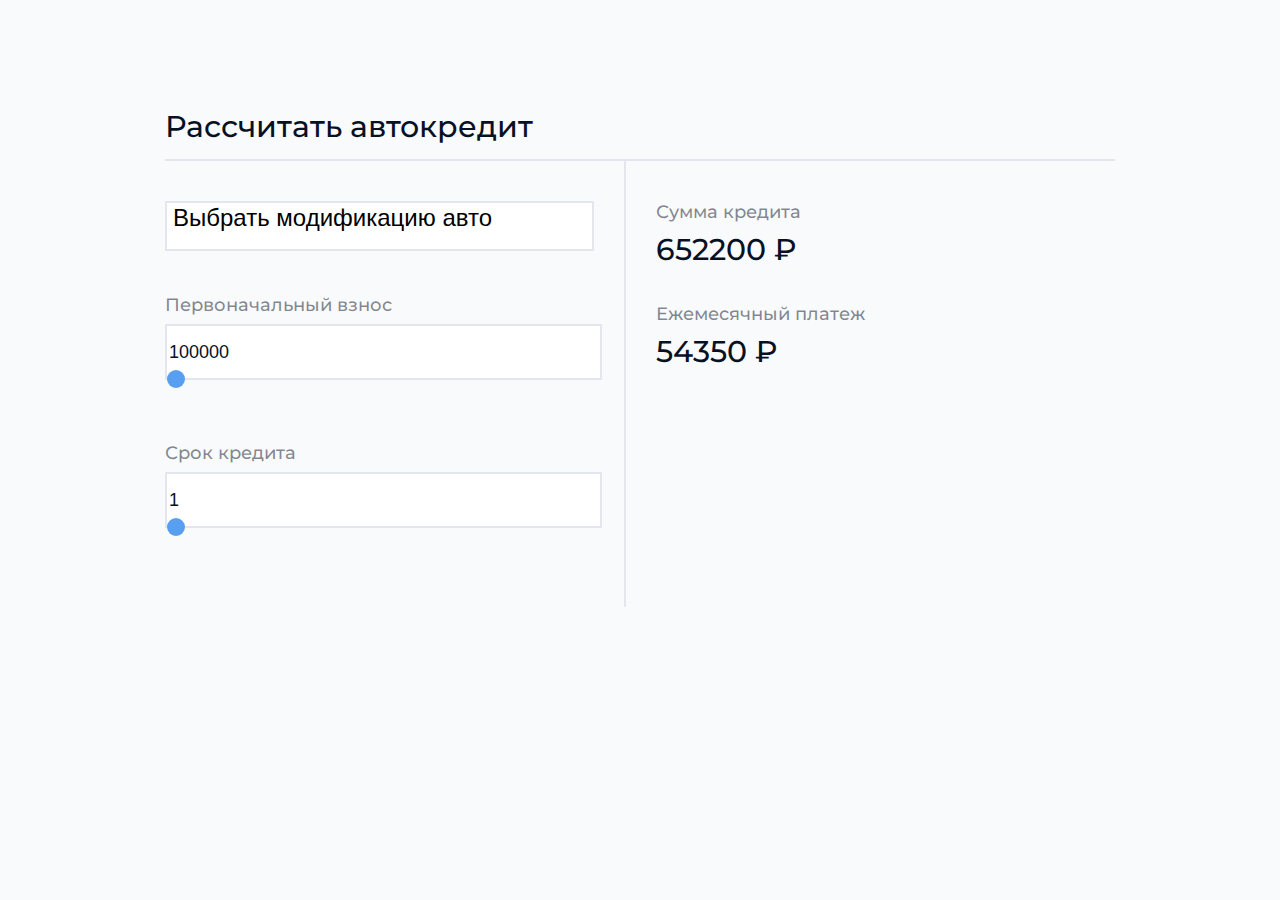
<file: auto_calculator/index.html>
<!DOCTYPE html>
<html lang="en">

<head>
  <meta charset="UTF-8">
  <meta name="viewport" content="width=device-width, initial-scale=1.0">
  <meta http-equiv="X-UA-Compatible" content="ie=edge">
  <link href="https://fonts.googleapis.com/css?family=Montserrat:400,500,600,700&display=swap" rel="stylesheet">
  <link rel="stylesheet" href="./css/style.css">
  <title>Calculator</title>
</head>

<body>
  
  <div id="wrapper-modal">
    
    <div id="overlay"></div>
    <div id="modal-window">
      <h2>Выберете конфигурацию вашего автомобиля:</h2>
      <p>Цвет:</p>
      <div class="color-config-wrapper">
        <div class="color-config-wrapper-left">
          <img class="car active" src="images/car-blue.png" alt="" data-color="blue">
          <img class="car" src="images/car-brown.png" alt="" data-color="brown">
          <img class="car" src="images/car-orange.png" alt="" data-color="orange">
          <img class="car" src="images/car-pink.png" alt="" data-color="pink">
          <img class="car" src="images/car-red.png" alt="" data-color="red">
        </div>
        <div class="color-config-wrapper-right color-dots">
          <div class="dot blue active" onclick="activeColor('blue')">
            <span class="content">Голубой</span>
          </div>
          <div class="dot brown" onclick="activeColor('brown')">
            <span class="content">Коричневый</span>
          </div>
          <div class="dot orange" onclick="activeColor('orange')">
            <span class="content">Оранжевый</span>
          </div>
          <div class="dot pink" onclick="activeColor('pink')">
            <span class="content">Розовый</span>
          </div>
          <div class="dot red" onclick="activeColor('red')">
            <span class="content">Красный</span>
          </div>
        </div>
      </div>
      <p>Двигатель:</p>
      <select name="engine" id="engine">
        <option value="0">1.6</option>
        <option value="20000">2.0</option>
        <option value="40000">2.4</option>
      </select>
      <p>Комплектация:</p>
      <select name="complectation" id="complectation">
        <option value="0">Базовая</option>
        <option value="15000">Средняя</option>
        <option value="30000">Расширенная</option>
      </select>
      <p class="">Стоимость машины без допов: <span id="priceOfAuto"></span> ₽</p>
      <p class="">Дополнительная сумма: <span id="additionalAmount"></span> ₽</p>
      <div class="buttons-wrapper">
        <button id="saveConfiguration">СОХРАНИТЬ</button>
        <button id="cancelConfiguration">ОТМЕНИТЬ</button>
      </div>
    </div>
  </div>

  <div class="flex-wrapper">
    <div class="calculator-content">
      <div class="calculator-content-title">
        <h1>Рассчитать автокредит</h1>
      </div>
      <div class="calculator-content-body">
        <div class="calculator-content-body-left">
          <div class="calculator-content-body-left-inputs">
            <div class="input-wrapper">
              <button id="open-configure">
                <div class="text">Выбрать модификацию авто</div>
              </button>
            </div>
            <div class="input-wrapper">
              <div class="title">Первоначальный взнос</div>
              <div class="input">
                <input type="number" id="an-initial-fee" value="0" class="input-text">
              </div>
              <div class="input">
                <input type="range" min="100000" max="10000000" id="an-initial-fee-range" value="0" class="input-range">
              </div>
            </div>
            <div class="input-wrapper">
              <div class="title">Срок кредита</div>
              <div class="input">
                <input type="number" id="credit-term" value="0" class="input-text">
              </div>
              <div class="input">
                <input type="range" min="1" max="20" id="credit-term-range" value="0" class="input-range">
              </div>
            </div>
          </div>
        </div>
        <div class="calculator-content-body-right">
          <div class="final-results-wrapper">
            <div class="final-result-item">
              <div class="title">Сумма кредита</div>
              <div class="value"><span id="amount-of-credit">0</span> ₽</div>
            </div>
            <div class="final-result-item">
              <div class="title">Ежемесячный платеж</div>
              <div class="value"><span id="monthly-payment">0</span> ₽</div>
            </div>
          </div>
        </div>
      </div>

    </div>
  </div>
  <script src="./js/main.js"></script>
</body>

</html>
</file>
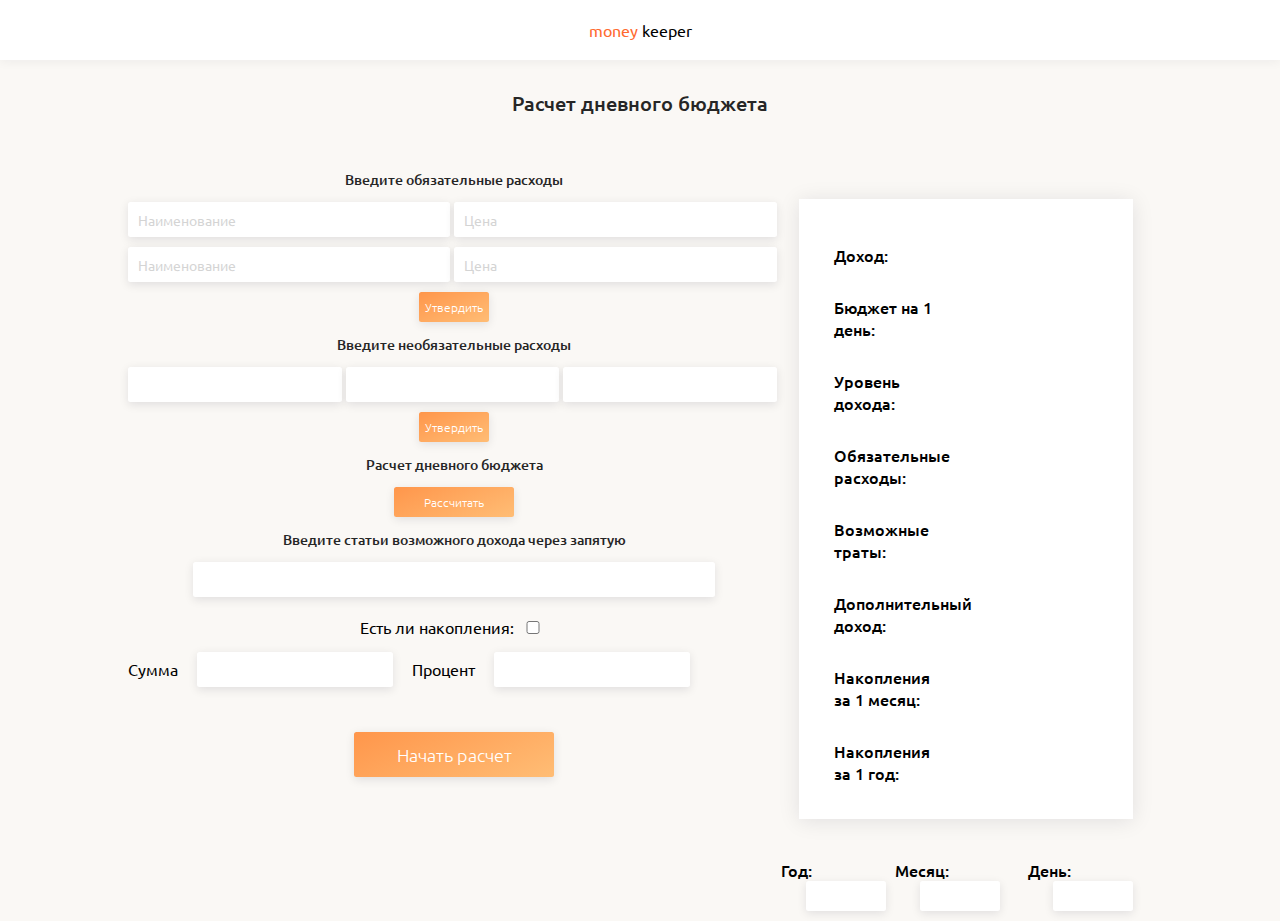
<file: budget_app/index.html>
<!DOCTYPE html>
<html lang="en">

<head>
	<meta charset="UTF-8">
	<link rel="shortcut icon" href="favicon.ico" type="image/x-icon">
	<meta name="viewport" content="width=device-width, initial-scale=1.0">
	<meta http-equiv="X-UA-Compatible" content="ie=edge">
	<title>Document</title>
	<link href="https://fonts.googleapis.com/css?family=Ubuntu:300,400,500,700&amp;subset=cyrillic" rel="stylesheet">
	<link rel="stylesheet" href="css/style.css">
</head>

<body>
	<div class="app">
		<div class="logo">
			<span>money</span>
			keeper
		</div>
		<div class="title">
			Расчет дневного бюджета
		</div>
		<div class="main">
			<div class="data">
				<div class="choose-expenses">Введите обязательные расходы</div>
				<input class="expenses-item" type="text" id="expenses_1" placeholder="Наименование">
				<input class="expenses-item" type="text" id="expenses_2" placeholder="Цена">
				<input class="expenses-item" type="text" id="expenses_3" placeholder="Наименование">
				<input class="expenses-item" type="text" id="expenses_4" placeholder="Цена">
				<button class="expenses-item-btn">Утвердить</button>

				<div class="optionalexpenses">Введите необязательные расходы</div>
				<input class="optionalexpenses-item" type="text" id="optionalexpenses_1">
				<input class="optionalexpenses-item" type="text" id="optionalexpenses_2">
				<input class="optionalexpenses-item" type="text" id="optionalexpenses_3">
				<button class="optionalexpenses-btn">Утвердить</button>

				<div class="count-budget">Расчет дневного бюджета</div>
				<button class="count-budget-btn">Рассчитать</button>

				<div class="choose-income-label">Введите статьи возможного дохода через запятую</div>
				<input class="choose-income" type="text" id="income">

				<div class="checksavings">Есть ли накопления:
					<input id="savings" type="checkbox">
				</div>
				<label for="sum">Сумма</label>
				<input class="choose-sum" id="sum" type="text">
				<label for="percent">Процент</label>
				<input class="choose-percent" id="percent" type="text">

				<div class="open">
					<button class="start" id="start">Начать расчет</button>
				</div>
			</div>
			<div class="result">
				<div class="result-table">
					<div class="budget">Доход: </div>
					<div class="budget-value"></div>

					<div class="daybudget">Бюджет на 1 день: </div>
					<div class="daybudget-value"></div>

					<div class="level">Уровень дохода: </div>
					<div class="level-value"></div>

					<div class="expenses">Обязательные расходы: </div>
					<div class="expenses-value"></div>

					<div class="optionalexpenses">Возможные траты: </div>
					<div class="optionalexpenses-value"></div>

					<div class="income">Дополнительный доход: </div>
					<div class="income-value"></div>

					<div class="monthsavings">Накопления за 1 месяц:</div>
					<div class="monthsavings-value"></div>

					<div class="yearsavings">Накопления за 1 год:</div>
					<div class="yearsavings-value"></div>
				</div>

				<div class="time-data">
					<div class="year">
						Год:
						<input class="year-value" type="text" readonly>
					</div>
					<div class="month">
						Месяц:
						<input class="month-value" type="text" readonly>
					</div>
					<div class="day">
						День:
						<input class="day-value" type="text" readonly>
					</div>
				</div>
			</div>
		</div>
	</div>
	<script src="js/main.js"></script>
</body>

</html>
</file>
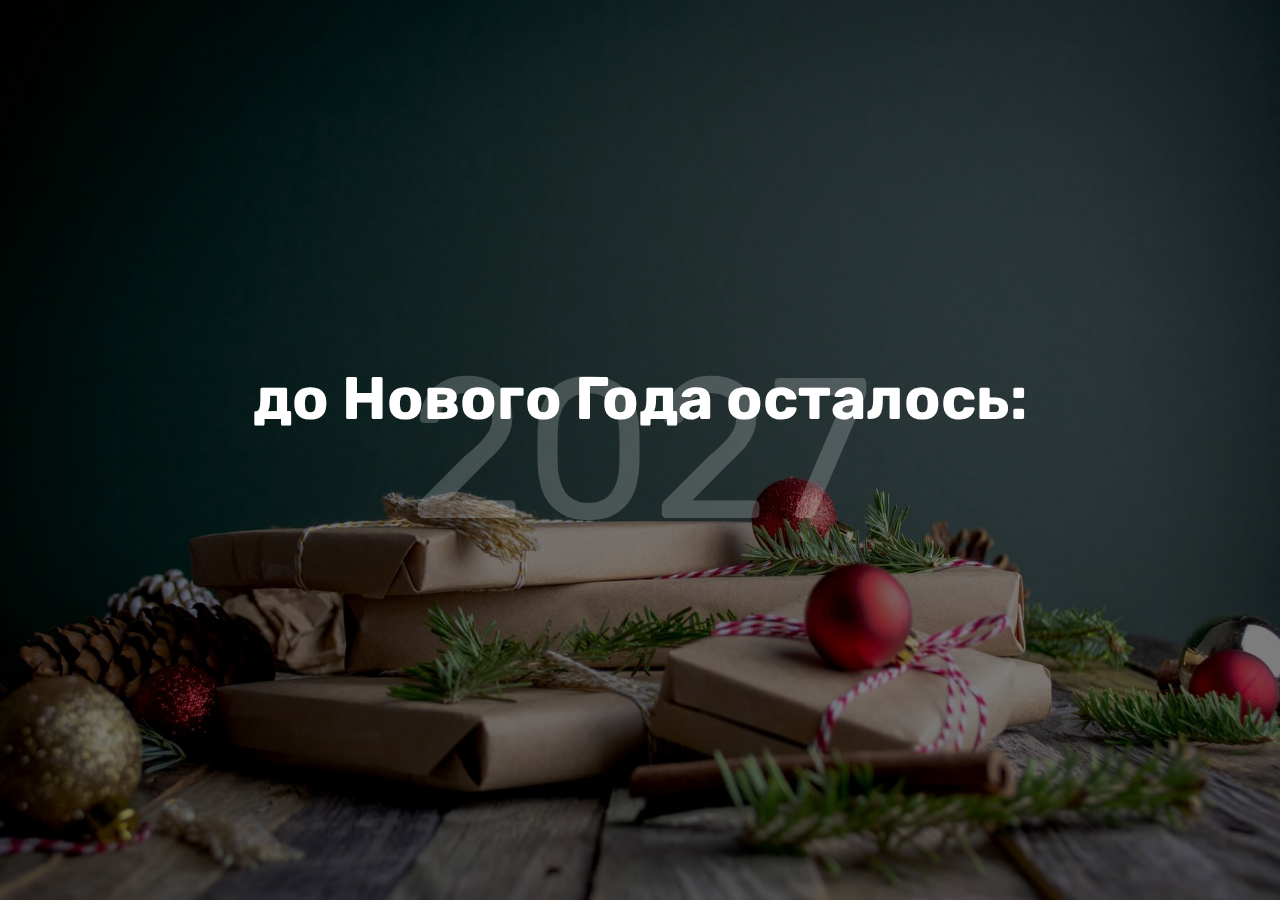
<file: counter_Current_date/index.html>
<!DOCTYPE html>
<html lang="en">

<head>
	<meta charset="UTF-8">
	<meta name="viewport" content="width=device-width, initial-scale=1.0">
	<link rel="shortcut icon" href="#" type="image/x-icon">
	<title>Обратный отсчет</title>
	<link rel="stylesheet" href="./css/main.css">
	<link href="https://fonts.googleapis.com/css2?family=Rubik:wght@400;700&display=swap" rel="stylesheet">
</head>

<body>

	<!-- countdown-wrapper -->
	<div class="countdown-wrapper">
		<h1 class="title">до Нового Года осталось:</h1>
		<div id="year" class="year"></div>
		<div class="countdown" id=countdown>
			<div class="time">
				<h2 id="days">00</h2>
				<small>дней</small>
			</div>
			<div class="time">
				<h2 id="hours">00</h2>
				<small>часов</small>
			</div>
			<div class="time">
				<h2 id="minutes">00</h2>
				<small>минут</small>
			</div>
			<div class="time">
				<h2 id="seconds">00</h2>
				<small>секунд</small>
			</div>
		</div>
		<div class="preloader" id="preloader">
			<div class="lds-facebook">
				<div></div>
				<div></div>
				<div></div>
			</div>
		</div>
	</div>
	<!-- // countdown-wrapper -->

	<script src="./js/main.js"></script>
</body>

</html>
</file>
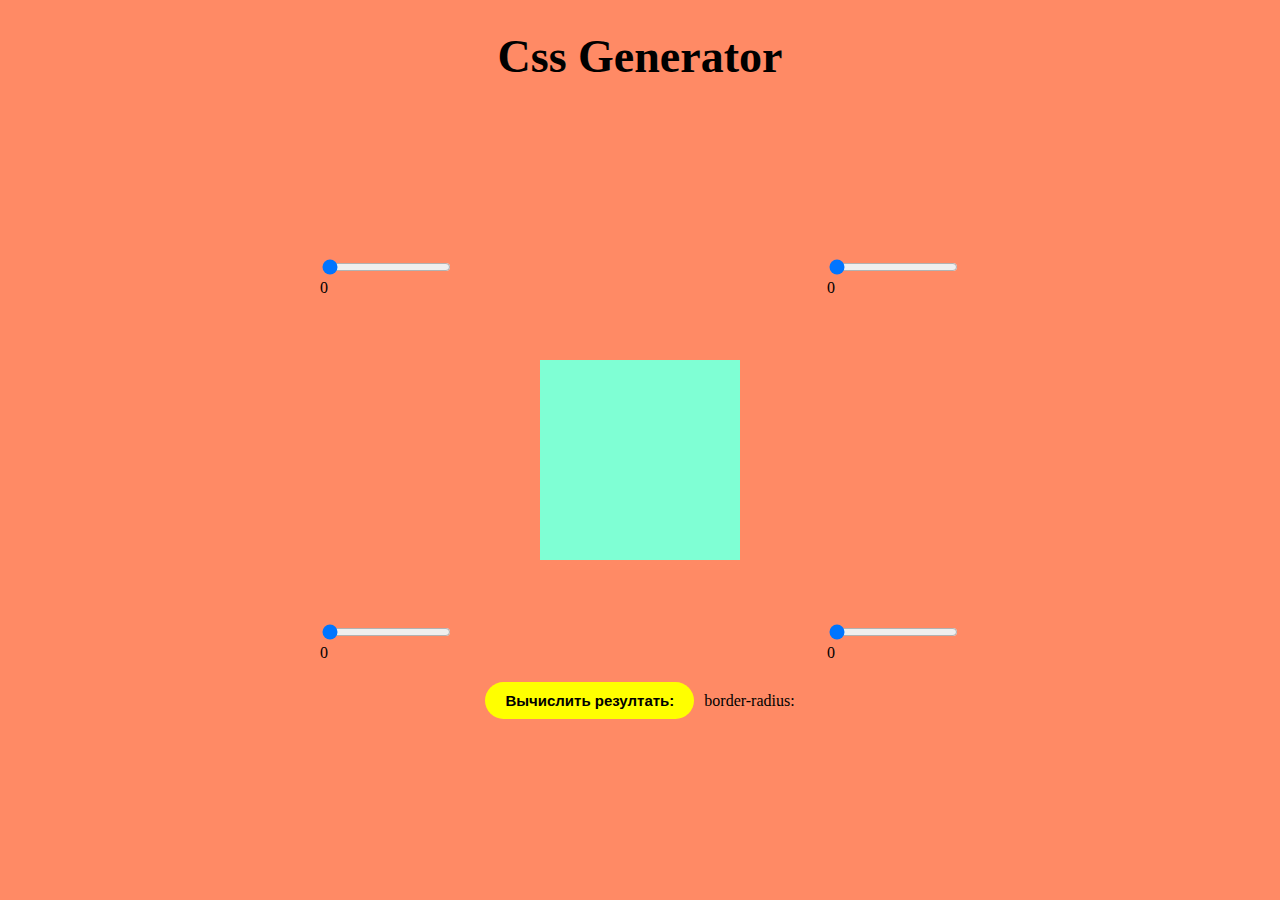
<file: css_generator/index.html>
<!DOCTYPE html>
<html lang="en">
<head>
    <meta charset="UTF-8">
    <meta name="viewport" content="width=device-width, initial-scale=1.0">
    <title>Css Generate</title>
    <link rel="stylesheet" href="css/main.css">
</head>
<body>

    <h1>Css Generator</h1>
    <div class="wrapper-flex">
        <div class="wrapper">
            <div class="wrapper-top">
                <div class="top-left-range">
                    <input class="input" type="range" id="tlr" min="0" max="100" value="0">
                    <div class="result" id="result-tlr">0</div>
                </div>
                <div class="top-right-range">
                    <input class="input" type="range" id="trr" min="0" max="100" value="0">
                    <div class="result" id="result-trr">0</div>
                </div>
            </div>
            <div class="wrapper-middle">
                <div id="cube">

                </div>
            </div>
            <div class="wrapper-bottom">
                <div class="bottom-left-range">
                    <input class="input" type="range" id="blr" min="0" max="100" value="0">
                    <div class="result" id="result-blr">0</div>
                </div>
                <div class="bottom-right-range">
                    <input class="input" type="range" id="brr" min="0" max="100" value="0">
                    <div class="result" id="result-brr">0</div>
                </div>
            </div>
        </div>
        <div class="total-rsult">
            <button id="btn">Вычислить резултать:</button>
            <span>border-radius: </span><span id="totalResult"></span>
        </div>
    </div>    

    <script src="js/main.js"></script>
</body>
</html>

<!-- JavaScript: Создаём свой CSS генератор -->
</file>
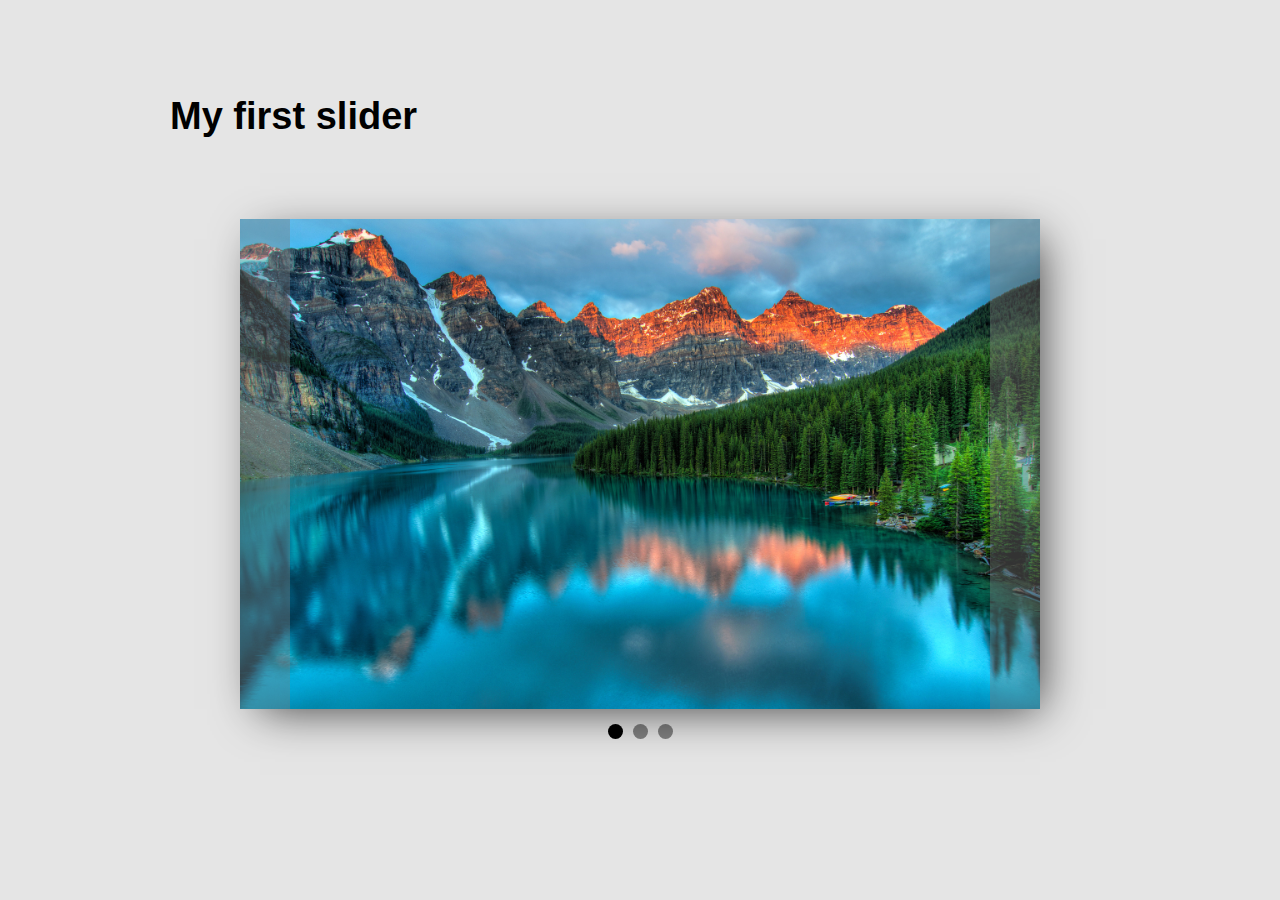
<file: slider/index.html>
<!DOCTYPE html>
<html lang="en">
<head>
    <meta charset="UTF-8">
    <meta name="viewport" content="width=device-width, initial-scale=1.0">
    <meta http-equiv="X-UA-Compatible" content="ie=edge">
    <title>SLider</title>
    <link rel="stylesheet" href="style.css">
</head>
<body>
    <h1>My first slider</h1>
    <div class="flex-wrapper">
        <div class="slider-wrapper">
            <div class="slide active">
                <img src="img_1.jpg" alt="">
            </div>
            <div class="slide">
                <img src="img_2.jpg" alt="">
            </div>
            <div class="slide">
                <img src="img_3.jpg" alt="">
            </div>
            <div id="btn-prev"></div>
            <div id="btn-next"></div>
        </div>
    </div>
    <div class="dots-wrapper">
        <span class="dot active"></span>
        <span class="dot"></span>
        <span class="dot"></span>
    </div>
    <script src="main.js"></script>
</body>
</html>
</file>
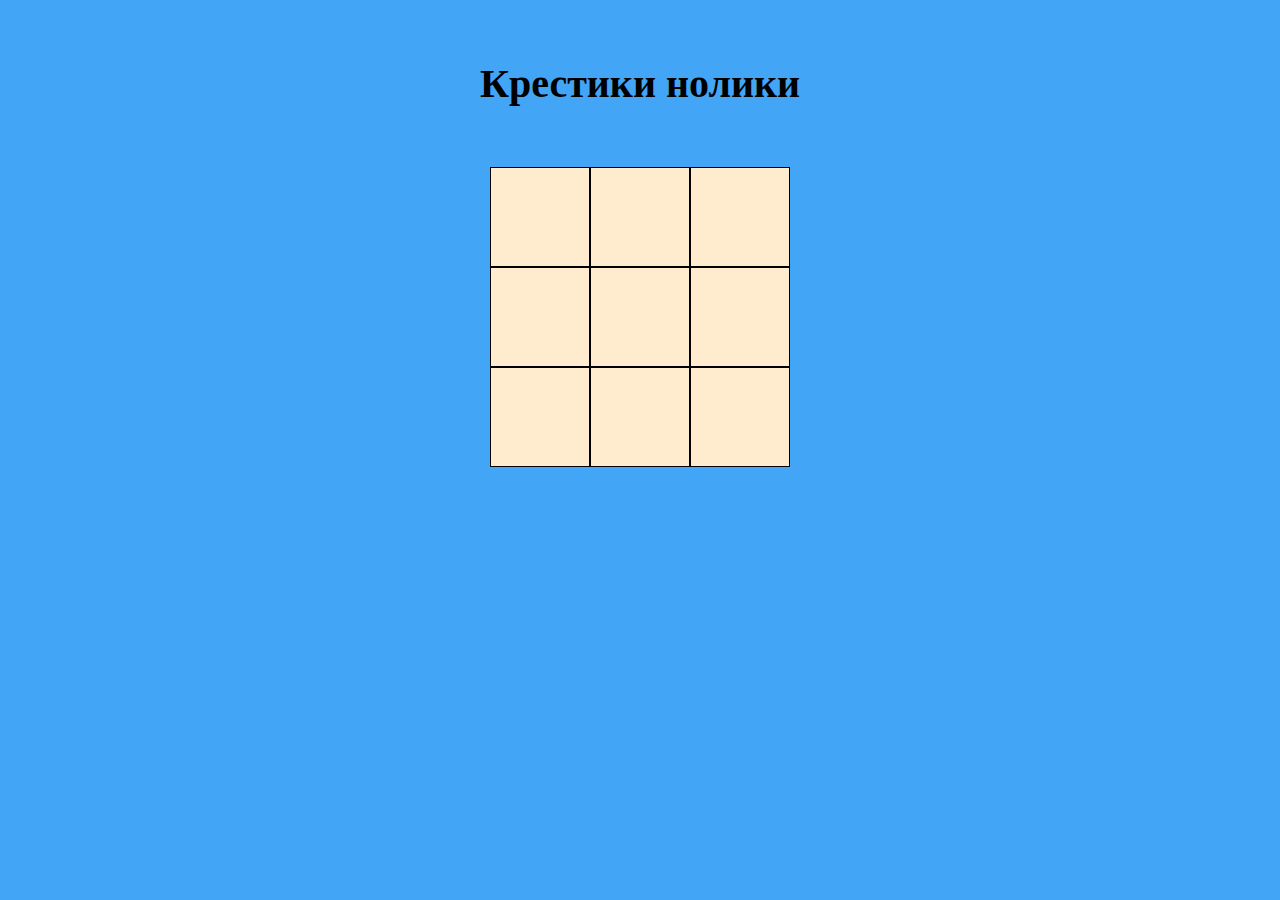
<file: tic_tac_game/index.html>
<!DOCTYPE html>
<html lang="ru">
<head>
    <meta charset="UTF-8">
    <meta name="viewport" content="width=device-width, initial-scale=1.0">
    <title>Game</title>
    <link rel="stylesheet" href="css/style.css">
</head>
<body>

    <h1>Крестики нолики</h1>
    <div class="area-wrapper">
        <div id="area">
            <div class="box"></div>
            <div class="box"></div>
            <div class="box"></div>
            <div class="box"></div>
            <div class="box"></div>
            <div class="box"></div>
            <div class="box"></div>
            <div class="box"></div>
            <div class="box"></div>
        </div>
    </div>

    <div id="modal-result-wrapper">
        <div id="overlay">
            <div id="modal-window">
                <div id="content">
                    Content
                </div>
                <div id="btn-close">Start New Game</div>
            </div>
        </div>
    </div>
    <script src="js/main.js"></script>
</body>
</html>
</file>
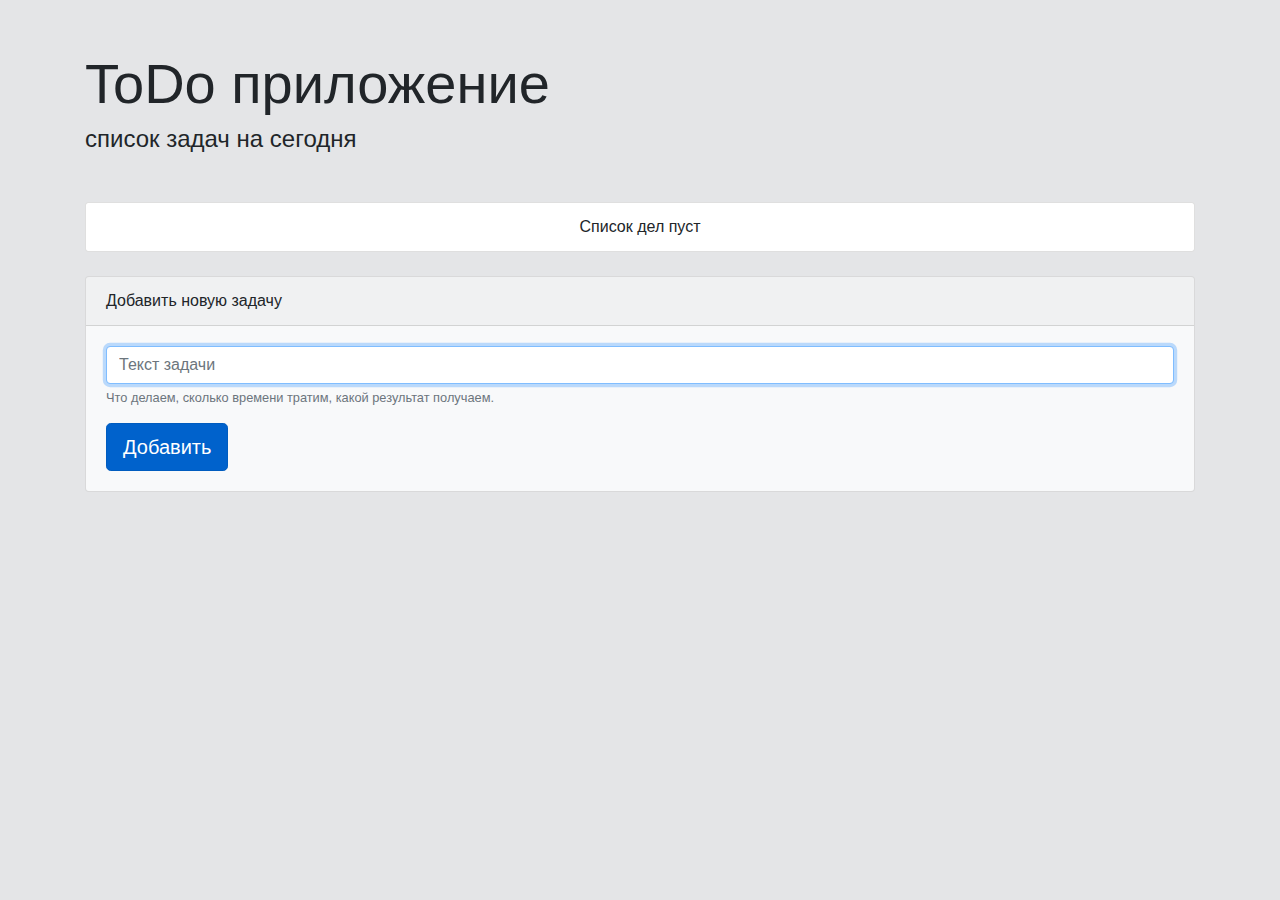
<file: Todo_app/index.html>
<!DOCTYPE html>
<html lang="ru">

<head>
	<meta charset="UTF-8" />
	<link rel="shortcut icon" href="#" type="image/x-icon">
	<meta name="viewport" content="width=device-width, initial-scale=1, shrink-to-fit=no" />
	<link rel="stylesheet" href="https://maxcdn.bootstrapcdn.com/bootstrap/4.0.0/css/bootstrap.min.css"
		integrity="sha384-Gn5384xqQ1aoWXA+058RXPxPg6fy4IWvTNh0E263XmFcJlSAwiGgFAW/dAiS6JXm" crossorigin="anonymous" />
	<link rel="stylesheet" href="css/main.css" />
	<title>ToDo приложение</title>
</head>

<body>
	<!-- container -->
	<div class="container">
		<!-- Заголовок -->
		<div class="display-4 mb-2">ToDo приложение</div>
		<div class="h4 mb-5">список задач на сегодня</div>

		<!-- Список задач -->
		<div class="card mb-4">
			<ul id="list-group" class="list-group list-group-flush">


				<li id="empty-list-item" class="list-group-item text-center">Список дел пуст</li>

				<!-- <li class="list-group-item d-flex justify-content-between">
						<span contenteditable="true" class="task-title">Купить молоко</span>
						<div>
							<button type="button"  class="btn btn-light align-self-end">Готово</button>
							<button type="button" data-action="delete-task" class="btn btn-light align-self-end">Удалить</button>
						</div>
					</li> -->

				<!-- 
					<li class="list-group-item d-flex justify-content-between">
						<span contenteditable="true" class="task-title task-title--done">Купить хлеб</span>
						<div>
							<button type="button" data-action="ready" class="btn btn-light align-self-end">Готово</button>
							<button type="button" data-action="delete-task" class="btn btn-light align-self-end">Удалить</button>
						</div>
					</li> -->
			</ul>
		</div>
		<!-- // Список задач -->

		<!-- Форма добавления новых задач -->
		<div class="card bg-light">
			<div class="card-header">Добавить новую задачу</div>
			<div class="card-body">
				<form id="newTaskForm">
					<div class="form-group">
						<input type="text" class="form-control" id="addNewTask" placeholder="Текст задачи" autofocus
							required />
						<small id="emailHelp" class="form-text text-muted">Что делаем, сколько времени тратим, какой
							результат получаем.</small>
					</div>
					<button type="submit" class="btn btn-primary btn-lg active">Добавить</button>
				</form>
			</div>
		</div>
		<!-- // Форма добавления новых задач -->
	</div>
	<!-- // container -->

	<script src="js/main.js"></script>
</body>

</html>
</file>
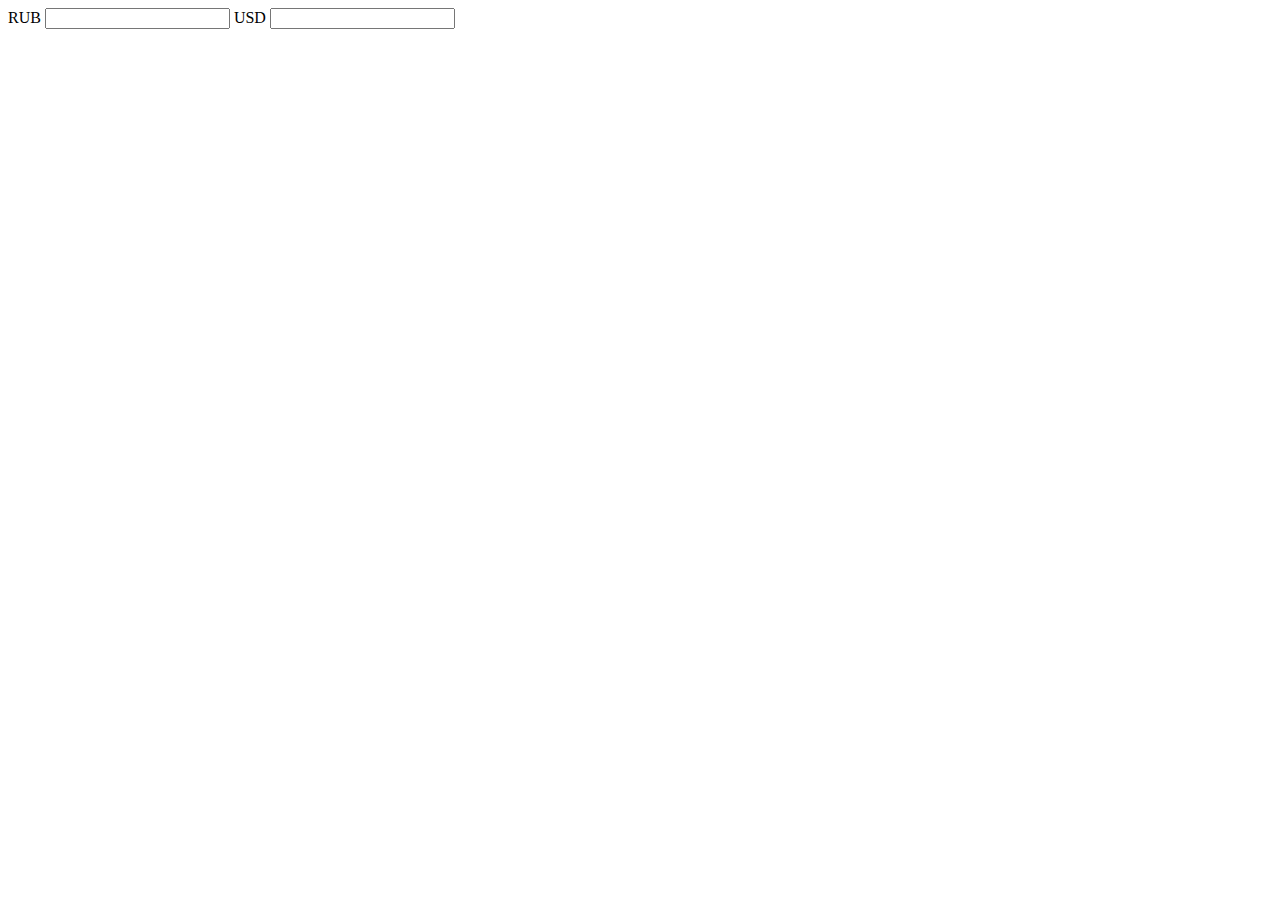
<file: jsES6(Ajax(Fetch))/ajax_system/index.html>
<!DOCTYPE html>
<html lang="ru">

<head>
	<meta charset="UTF-8">
	<meta name="viewport" content="width=device-width, initial-scale=1.0">
	<title>Ajax</title>
</head>

<body>
	<label for="rub">RUB</label>
	<input id="rub" type="text">
	<label for="usd">USD</label>
	<input id="usd" type="text">

	<script src="./js/script.js"></script>
</body>

</html>
</file>
<file: auto_calculator/css/style.css>
html, body {
    font-family: 'Montserrat', sans-serif;
    background-color: #F9FAFC;
}

h1, h2 {
    margin: 0;
    padding: 0;
    font-weight: 500;
    font-size: 30px;
    line-height: 37px;
    color: #071124;
}

h2 {
    font-size: 25px;
    line-height: 30px;
}

button {
    border: none;
    outline: none;
}

input[type='number'] {
    -moz-appearance:textfield;
}

input[type='range'] {
    width: 100%;
}

input[type=range] {
  -webkit-appearance: none; 
  width: 100%; 
}
 
input[type=range]::-webkit-slider-thumb {
  -webkit-appearance: none;
}
 
input[type=range]:focus {
  outline: none; 
}
 
input[type='range'] {
    width: 100%;
    -webkit-appearance: none;
    background-color: #F9FAFC;
}

input[type='range']::-webkit-slider-thumb {
    -webkit-appearance: none;
    cursor: ew-resize;
    width: 18px;
    height: 18px;
    border-radius: 50%;
    background: #599FF1;
    margin-top: -25px;
}


input::-webkit-outer-spin-button,
input::-webkit-inner-spin-button {
    -webkit-appearance: none;
}

.flex-wrapper {
    display: flex;
    justify-content: center;
    width: 100%;
}

.calculator-content {
    width: 100%;
    max-width: 950px;
    padding-top: 100px;
}

.calculator-content-title {
    padding-bottom: 14px;
    border-bottom: 2px solid #E4E6EE;
}

.calculator-content-body {
    display: flex;
}

.calculator-content-body-left,
.calculator-content-body-right {
    width: 50%;
    border-right: 2px solid #E4E6EE;
    padding-top: 40px;
}

.calculator-content-body-right {
    padding-right: 0;
    padding-left: 30px;
    border-right: none;
}

.calculator-content-body-left-inputs,
.calculator-content-body-left-btns {
    padding-right: 30px;
}

.calculator-content-body-left-inputs {
    margin-bottom: 60px;
}

.input-wrapper {
    margin-bottom: 43px;
}

.input-wrapper button {
    width: 100%;
    display: flex;
    justify-content: space-between;
    background: #FFFFFF;
    border: 2px solid #E4E6EE;
    height: 50px;
    margin-bottom: 20px;
    font-size: 24px;
    cursor: pointer
}

.input-wrapper button:hover {
    background-color: rgba(255, 255, 255, 0.157);
}

.input-wrapper:last-child {
    margin-bottom: 0;
}

.input-wrapper .title {
    font-weight: 500;
    font-size: 18px;
    line-height: 22px;
    color: rgba(7, 17, 36, 0.5);
    margin-bottom: 8px;
}

.input-wrapper input[type="number"] {
    width: 100%;
    background-color: #ffffff;
    border: 2px solid #E4E6EE;
    height: 50px;
    font-weight: 500;
    font-size: 18px;
    line-height: 22px;
    color: #071124;
}

.calculator-content-body-left-btns {
    padding-top: 40px;
}

.calculator-content-body-left-btns button {
    width: 100%;
    display: flex;
    justify-content: space-between;
    background: #FFFFFF;
    border: 2px solid #E4E6EE;
    height: 50px;
    margin-bottom: 20px;
}

.calculator-content-body-left-btns button .text,
.calculator-content-body-left-btns button .value {
    font-weight: 500;
    font-size: 18px;
    line-height: 22px;
    color: #071124;
}

.final-result-item {
    margin-bottom: 35px;
}


.final-result-item:last-child {
    margin-bottom: 0;
}

.final-result-item .title {
    font-weight: 500;
    font-size: 18px;
    line-height: 22px;
    color: rgba(7, 17, 36, 0.5);
    margin-bottom: 8px;
}

.final-result-item .value {
    font-weight: 500;
    font-size: 30px;
    line-height: 37px;
    color: #071124;
}

.bank.active {
    border-color: #599FF1;
}

#wrapper-modal {
    width: 100%;
    height: 100%;
    display: none;
}

#wrapper-modal.active {
    display: block;
}


#overlay {
    position: absolute;
    top: 0;
    left: 0;
    width: 100%;
    height: 100%;
    z-index: 1;
    background-color: gray;
    opacity: 0.5;
}

#modal-window {
    padding: 25px;
    position: absolute;
    top: 50%;
    left: 50%;
    transform: translate(-50%,-50%);
    width: auto;
    height: auto;
    z-index: 2;
    border: 1px solid black;
    background-color: #ffffff;
}


.color-config-wrapper {
    display: flex;
}

.color-dots {
    display: flex;
    width: 100%;
    justify-content: flex-start;
    align-items: center;
    padding-left: 20px;
}

.car {
    display: none;
    width: 240px;
    height: 100px;
    animation: color .3s ease-in-out;
}

.car.active {
    display: block;
}

.dot {
    width: 30px;
    height: 30px;
    border-radius: 50%;
    background-color: #0090ae;
    margin-right: 25px;
    cursor: pointer;
    position: relative;
    border: none;
}

.dot.active {
    border: 2px solid black;
}

.dot .content {
    position: absolute;
    bottom: -30px;
    left: 0;
    opacity: 0;
    transition: opacity .3s ease-in-out;
}

.dot:hover .content {
    opacity: 1; 
}

.dot.brown {
    background-color: #bd9267;
}

.dot.orange {
    background-color: #fcad18;
}

.dot.pink {
    background-color: #d51c8b;
}

.dot.red {
    background-color: #a5372a;
}

.buttons-wrapper {
    display: flex;
}

.buttons-wrapper button {
    border: 1px solid #E4E6EE;
    margin-right: 25px;
    height: 30px;
    width: 100px;
    display: flex;
    align-items: center;
    justify-content: center;
    cursor: pointer;
};

.buttons-wrapper button:hover {
    background-color: rgba(255, 255, 255, 0.1);
}

@keyframes color {
    from {
        opacity: 0.5;
    }
    to {
        opacity: 1;
    }
}
</file>
<file: budget_app/css/style.css>
*{box-sizing:border-box;margin:0;padding:0;font-family:Ubuntu;outline:0}a{text-decoration:none}a:visited{text-decoration:none}a:hover{text-decoration:none}a:focus{text-decoration:none}a:active{text-decoration:none}.app{background-color:#faf8f5;min-height:800px}.logo{width:100%;height:60px;line-height:60px;background-color:#fff;box-shadow:0 1.5px 10px 0 rgba(1,0,42,.05);text-align:center}.logo span{color:#ff6a30}.title{width:100%;margin-top:30px;font-weight:500;font-size:20px;color:#262626;text-align:center}.main{display:flex;margin:0 10%;padding-top:40px}.data .choose-expenses,.data .choose-income-label,.data .count-budget,.data .optionalexpenses{margin:13px 0;font-weight:500;font-size:14px;color:#262626;text-align:center}.data .choose-income,.data .choose-percent,.data .choose-sum,.data .expenses-item,.data .optionalexpenses-item{height:35px;width:calc((100%/2) - 4px);border-radius:2.5px;background-color:#fff;box-shadow:0 2.5px 10px 0 rgba(1,0,42,.1);border:none;padding-left:10px;margin-bottom:10px;font-size:14px;color:#a7a7a7}.data .choose-income::-webkit-input-placeholder,.data .choose-percent::-webkit-input-placeholder,.data .choose-sum::-webkit-input-placeholder,.data .expenses-item::-webkit-input-placeholder,.data .optionalexpenses-item::-webkit-input-placeholder{opacity:.3}.data .choose-income:-ms-input-placeholder,.data .choose-percent:-ms-input-placeholder,.data .choose-sum:-ms-input-placeholder,.data .expenses-item:-ms-input-placeholder,.data .optionalexpenses-item:-ms-input-placeholder{opacity:.3}.data .choose-income::-ms-input-placeholder,.data .choose-percent::-ms-input-placeholder,.data .choose-sum::-ms-input-placeholder,.data .expenses-item::-ms-input-placeholder,.data .optionalexpenses-item::-ms-input-placeholder{opacity:.3}.data .choose-income::placeholder,.data .choose-percent::placeholder,.data .choose-sum::placeholder,.data .expenses-item::placeholder,.data .optionalexpenses-item::placeholder{opacity:.3}.data .count-budget-btn,.data .expenses-item-btn,.data .optionalexpenses-btn{width:70px;height:30px;display:block;margin:0 auto;border:none;border-radius:2.5px;background-image:linear-gradient(336deg,#ffbd75,#ff964b),linear-gradient(#fff,#fff);box-shadow:0 2.5px 10px 0 rgba(1,0,42,.1);color:#fff;font-weight:100;font-size:12px;cursor:pointer}.data .optionalexpenses-item{width:calc((100%/3) - 4px)}.data .count-budget-btn{width:120px}.data .choose-income{display:block;width:80%;margin:0 auto}.data .checksavings{margin:0 auto;margin-top:20px;text-align:center}.data .checksavings input{width:30px}.data .choose-percent,.data .choose-sum{width:30%;margin:15px}.data .start{width:70px;height:30px;display:block;margin:0 auto;border:none;border-radius:2.5px;background-image:linear-gradient(336deg,#ffbd75,#ff964b),linear-gradient(#fff,#fff);box-shadow:0 2.5px 10px 0 rgba(1,0,42,.1);color:#fff;font-weight:100;font-size:12px;cursor:pointer;width:200px;height:45px;margin-top:30px;font-size:18px;font-weight:100}.result{width:50%}.result-table{display:flex;flex-wrap:wrap;justify-content:space-between;width:90%;min-height:400px;margin:0 auto;margin-top:42px;padding:25px;background-color:#fff;box-shadow:0 1.5px 20px 0 rgba(1,0,42,.1)}.result-table .budget,.result-table .budget-value,.result-table .daybudget,.result-table .daybudget-value,.result-table .expenses,.result-table .expenses-value,.result-table .income,.result-table .income-value,.result-table .level,.result-table .level-value,.result-table .monthsavings,.result-table .monthsavings-value,.result-table .optionalexpenses,.result-table .optionalexpenses-value,.result-table .yearsavings,.result-table .yearsavings-value{width:48%;margin-top:10px;min-height:40px;padding:10px;font-weight:500}.result-table .budget-value,.result-table .daybudget-value,.result-table .expenses-value,.result-table .income-value,.result-table .level-value,.result-table .monthsavings-value,.result-table .optionalexpenses-value,.result-table .yearsavings-value{color:#61a654;word-break:break-word}.result .time-data{width:100%;margin:0 auto;display:flex;justify-content:space-around;margin-top:40px}.result .time-data .day,.result .time-data .month,.result .time-data .year{font-size:16px;font-weight:500}.result .time-data .day-value,.result .time-data .month-value,.result .time-data .year-value{height:35px;width:calc((100%/2) - 4px);border-radius:2.5px;background-color:#fff;box-shadow:0 2.5px 10px 0 rgba(1,0,42,.1);border:none;padding-left:10px;margin-bottom:10px;font-size:14px;color:#a7a7a7;width:80px;height:30px;margin-left:25px}
</file>
<file: counter_Current_date/css/main.css>
* {
	box-sizing: border-box;
}

body {
	background-color: rgb(12, 65, 49);
	background-image: url('./../img/bg.jpg');
	background-repeat: no-repeat;
	background-size: cover;
	background-position: top center;

	height: 100vh;
	color: #fff;
	font-family: 'Rubik', sans-serif;

	display: flex;
	flex-direction: column;
	align-items: center;
	justify-content: center;
	text-align: center;
	margin: 0;

	overflow: hidden;
}

/* Темный оверлей */
body::after {
	content: '';
	position: absolute;
	top: 0;
	left: 0;
	width: 100%;
	height: 100%;
	background-color: rgba(0, 0, 0, 0.5);
}

.countdown-wrapper {
	z-index: 1;
	position: relative;
	display: flex;
	flex-direction: column;
}

.title {
	font-size: 60px;
	margin: 0 0 20px;
}

.year {
	position: absolute;
	top: 50%;
	left: 50%;
	transform: translate(-50%, -50%);
	font-size: 200px;
	line-height: 1;
	z-index: -1;
	opacity: 0.2;
}

.countdown {
	display: flex;
	align-items: center;
	justify-content: center;
	transition: all 0.9s;
}

.time {
	display: flex;
	flex-direction: column;
	align-items: center;
	justify-content: center;
	margin: 30px;
}

.time h2 {
	margin: 0 0 10px;
	font-size: 48px;
}

.time small {
	font-size: 26px;
}

@media (max-width: 500px) {
	.title {
		font-size: 35px;
	}

	.year {
		display: none;
	}

	.countdown {
		align-items: center;
	}

	.time {
		margin: 10px;
	}

	.time h2 {
		font-size: 32px;
		margin: 0;
	}

	.time small {
		font-size: 16px;
	}
}

/* Preloader */

.lds-facebook {
	display: inline-block;
	position: relative;
	width: 80px;
	height: 80px;
}

.lds-facebook div {
	display: inline-block;
	position: absolute;
	left: 8px;
	width: 16px;
	background: #cef;
	animation: lds-facebook 1.2s cubic-bezier(0, 0.5, 0.5, 1) infinite;
}

.lds-facebook div:nth-child(1) {
	left: 8px;
	animation-delay: -0.24s;
}

.lds-facebook div:nth-child(2) {
	left: 32px;
	animation-delay: -0.12s;
}

.lds-facebook div:nth-child(3) {
	left: 56px;
	animation-delay: 0;
}

@keyframes lds-facebook {
	0% {
		top: 8px;
		height: 64px;
	}

	50%,
	100% {
		top: 24px;
		height: 32px;
	}
}
</file>
<file: css_generator/css/main.css>
body {
    margin: 0;
    background-color: #ff8a65;
}
h1 {
    font-size: 46px;
    text-align: center;
    margin: 0;
    margin-top: 30px;
}
.wrapper-flex {
    width: 100%;
    height: 90vh;
    display: flex;
    align-items: center;
    flex-flow: column;
    justify-content: center;
}
.wrapper {
    width: 50%;
    height: 50%;
    display: flex;
    flex-flow: column;
    justify-content: space-between;
}
.wrapper-top, .wrapper-bottom {
    width: 100%;
    display: flex;
    justify-content: space-between;
}
.wrapper-middle {
    display: flex;
    justify-content: center;
}
#cube {
     width: 200px;
     height: 200px;
     background-color: aquamarine;
}
.total-rsult {
    margin-top: 20px;
    display: flex;
    align-items: center;
}
.input {
    cursor: pointer;
}
#btn {
    padding: 10px 20px;
    margin-right: 10px;
    background-color: yellow;
    border: none;
    font-size: 15px;
    font-weight: bold;
    border-radius: 50px;
    cursor: pointer;
}
#btn:focus {
    outline: none;
}
</file>
<file: slider/style.css>
* {
    font-family: 'Montserrat', sans-serif;
}
html {
    margin: 0;
    padding: 0;
}
body {
    background-color: #E5E5E5;
    padding-top: 85px;
}
h1 {
    padding-left: 162px;
    font-weight: bold;
    font-size: 38px;
    line-height: 46px;
    color: #000000;
    margin: 0;
    margin-bottom: 80px;
}

.flex-wrapper {
    width: 100%;
    display: flex;
    justify-content: center;
}

.slider-wrapper {
    max-width: 800px;
    width: 100%;
    height: 490px;
    position: relative;
    box-shadow: 10px 10px 44px -10px rgba(0,0,0,0.75);
}

#btn-prev, #btn-next {
    position: absolute;
    left: 0;
    top: 0;
    height: 100%;
    width: 50px;
    background-color: gray;
    opacity: 0.4;
    cursor: pointer;
    transition: opacity .2s ease-in-out;
}

#btn-prev:hover, #btn-next:hover {
    opacity: 0.6;
}


#btn-next {
    left: auto;
    right: 0;
}

.slide {
    width: 100%;
    height: 100%;
    display: none;
}

.slide.active {
    display: block;
}

img {
    width: 100%;
    height: 100%;
}

.dots-wrapper {
    display: flex;
    justify-content: center;
    margin-top: 15px;
}

.dot.active {
    background-color: #000000;
}

span {
    width: 15px;
    height: 15px;
    border-radius: 50%;
    background-color: gray; 
    margin-right: 10px;
    cursor: pointer;
}
span:last-child{
    margin-right: 0;
}
</file>
<file: tic_tac_game/css/style.css>
body {
    background: #42A5F5;
    margin: 0;
}
h1 {
    margin: 60px 0;
    text-align: center;
    font-size: 40px;
}
.area-wrapper { 
    width: 100%;
    height: 100%;
    display: flex;
    justify-content: center;
    align-items: center;
}
#area {
    width: 300px;
    height: 300px;
    background-color: blanchedalmond;
    display: flex;
    flex-wrap: wrap;
}
.box {
    width: 100px;
    height: 100px;
    border: 1px solid #000;
    box-sizing: border-box;
    font-size: 34px;
    color: brown;
    display: flex;
    justify-content: center;
    align-items: center;
}
#modal-result-wrapper {
    width: 100%;
    display: none;
    height: 100%;
    top: 0;
    left: 0;
}
#overlay {
    width: 100%;
    height: 100%;
    position: absolute;
    top: 0;
    left: 0;
    background-color: rgba(0,0,0, 0.8);
}
#modal-window {
    width: 150px;
    height: 150px;
    background-color: #fff;
    border: 1px solid black;
    position: absolute;
    top: 50%;
    left: 50%;
    transform: translate(-50%, -50%);
    display: flex;
    flex-flow: column;
    justify-content: space-between;
    align-items: center;
}

#btn-close {
    width: 150px;
    height: 20px;
    background-color: tomato;
    color: teal;
    text-align: center;
    cursor: pointer;
}
</file>
<file: Todo_app/css/main.css>
body {
    background-color: #e4e5e7;
    padding-top: 50px;
}

.aside {
    height: 400px;
}
.main {
    height: 400px;
}
.d-flex {
    display: flex;
}
.task-title {
    font-weight: 400;
    padding-top: 5px;
}

.task-title--done {
    color: #c7c7c7;
    text-decoration: line-through;
}
</file>
